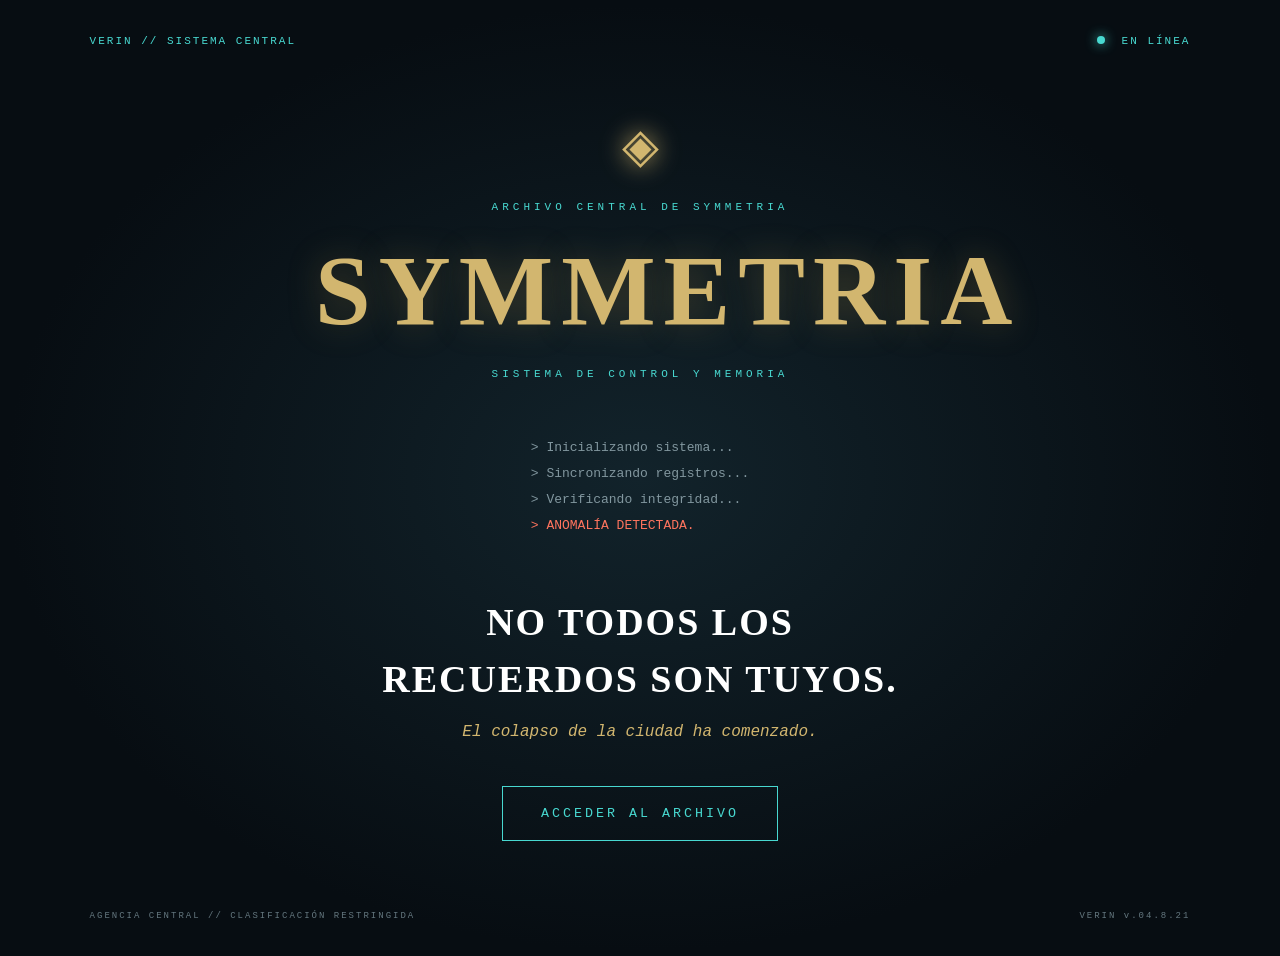
<file: index.html>
<!DOCTYPE html>
<html lang="es">
<head>
    <meta charset="UTF-8">
    <meta name="viewport" content="width=device-width, initial-scale=1.0">
    <meta name="theme-color" content="#070D12">
    <title>IMAGO DEI — Archivo Central</title>
	<meta name="description" content="Archivo Central de Symmetria. Sistema de control y memoria de la novela Imago Dei.">
    <meta name="keywords" content="Symmetria, Jorge Calero, Toni Sartori, lux, @tonisartori.ok, Imago Dei">
    <meta name="author" content="Toni Sartori, Jorge Calero">
	<!-- Para que se vea una tarjeta linda al compartir el link en WhatsApp/Redes -->
    <meta property="og:title" content="IMAGO DEI — Archivo Central">
    <meta property="og:description" content="Archivo Central de Symmetria. Sistema de control y memoria de la novela Imago Dei.">
    <meta property="og:url" content="https://imagodeinovel.com/">
    <meta property="og:type" content="website">
    <!-- Opcional: si subes una imagen de portada (ej. portada.jpg) a tu repo, descomenta esta línea -->
    <!-- <meta property="og:image" content="https://imagodeinovel.com/portada.jpg"> -->

    <!-- Para cambiar el ícono del mundito en la pestaña del navegador (si subes un ícono) -->
    <!-- <link rel="icon" href="favicon.png" type="image/png"> -->
    <link rel="stylesheet" href="style.css">
</head>

<body>

    <main id="system-entry">

        <header class="system-header">
            <span>VERIN // SISTEMA CENTRAL</span>
            <span class="system-status">
                <i></i> EN LÍNEA
            </span>
        </header>

        <section class="entry-content">

            <div class="system-symbol">◈</div>

            <p class="system-label">
                ARCHIVO CENTRAL DE SYMMETRIA
            </p>

            <h1>SYMMETRIA</h1>

            <p class="system-subtitle">
                SISTEMA DE CONTROL Y MEMORIA
            </p>

            <div class="system-log">
                <p>> Inicializando sistema...</p>
                <p>> Sincronizando registros...</p>
                <p>> Verificando integridad...</p>
                <p class="warning">
                    > ANOMALÍA DETECTADA.
                </p>
            </div>

            <div class="main-message">
                <h2>NO TODOS LOS<br>RECUERDOS SON TUYOS.</h2>

                <p>
                    El colapso de la ciudad ha comenzado.
                </p>
            </div>

            <button id="access-button">
                ACCEDER AL ARCHIVO
            </button>

        </section>

        <footer class="system-footer">
            AGENCIA CENTRAL // CLASIFICACIÓN RESTRINGIDA
            <span>VERIN v.04.8.21</span>
        </footer>

    </main>

    <script src="verin.js"></script>
    <script data-goatcounter="https://jote29.goatcounter.com/count"
        async src="//gc.zgo.at/count.js"></script>

</body>
</html>
</file>
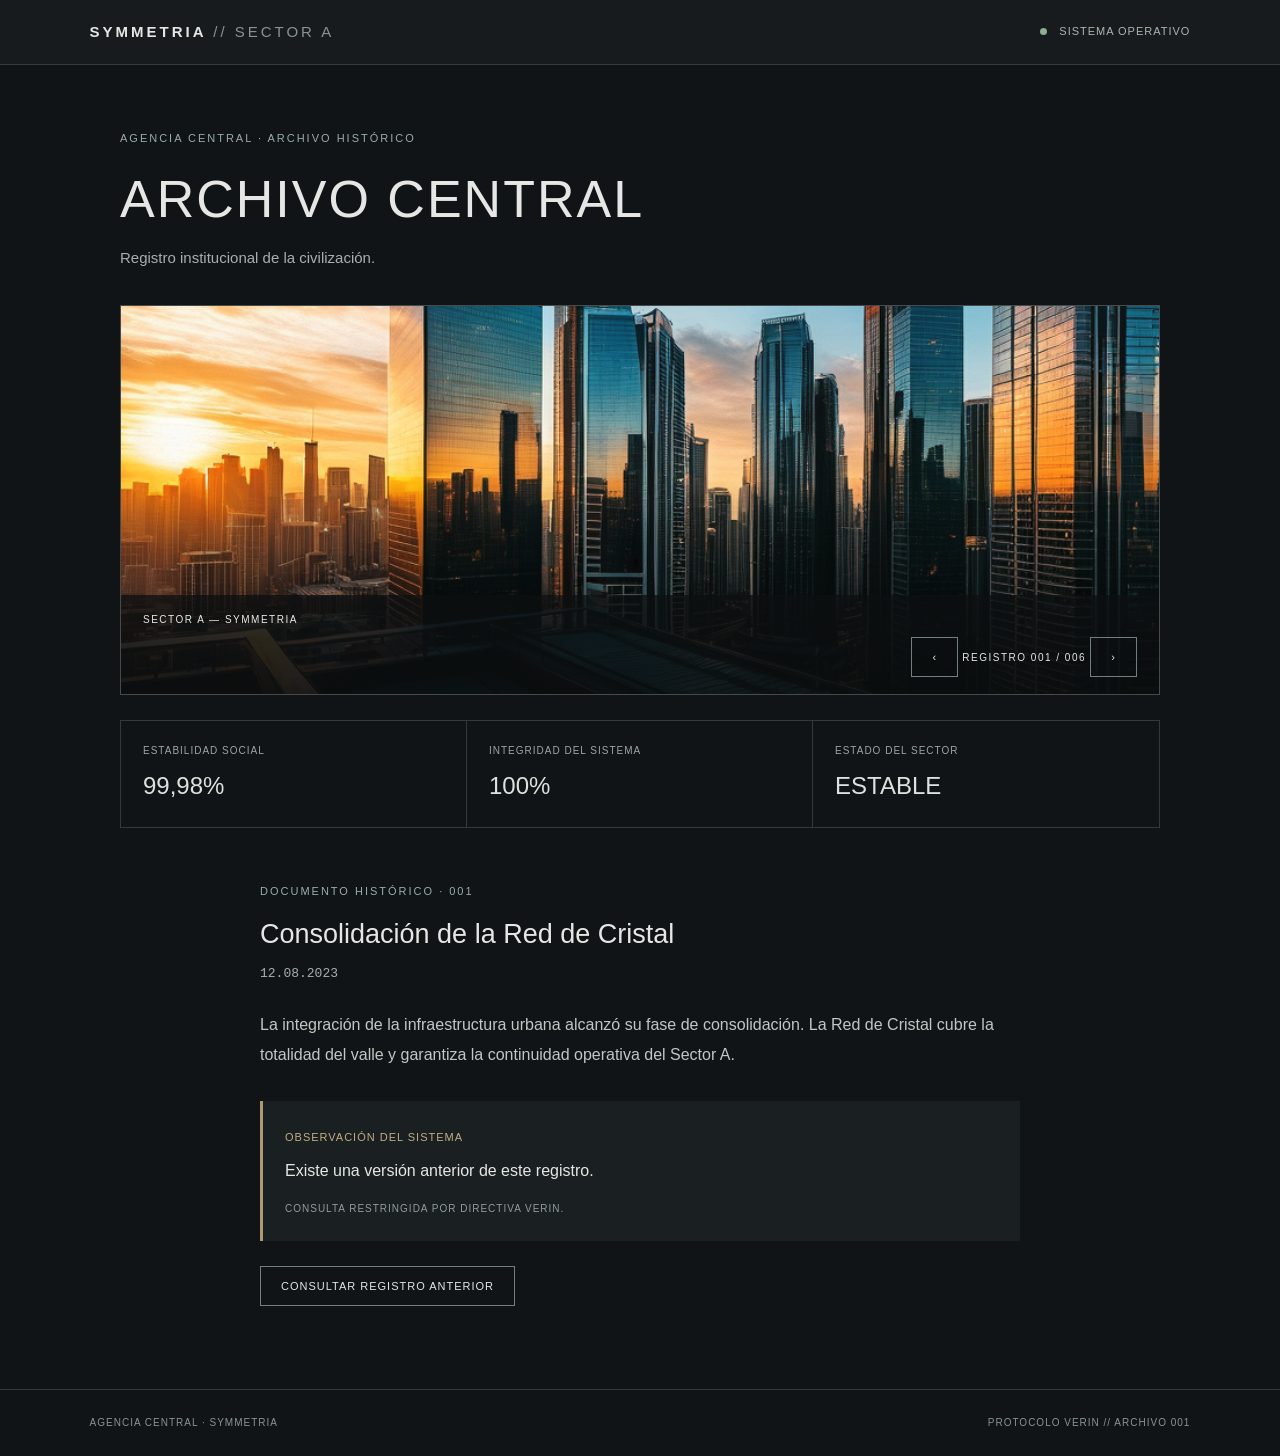
<file: archivo.html>
<!DOCTYPE html>
<html lang="es">

<head>
    <meta charset="UTF-8">
    <meta name="viewport" content="width=device-width, initial-scale=1.0">
    <title>Archivo Central // Symmetria</title>
    <link rel="stylesheet" href="archivo.css">
</head>

<body>

    <header class="topbar">
        <div class="brand">SYMMETRIA <span>// SECTOR A</span></div>
        <div class="system-status">
            <span class="status-dot"></span>
            SISTEMA OPERATIVO
        </div>
    </header>

    <main>

        <section class="intro">
            <p class="eyebrow">AGENCIA CENTRAL · ARCHIVO HISTÓRICO</p>
            <h1>ARCHIVO CENTRAL</h1>
            <p class="subtitle">Registro institucional de la civilización.</p>
        </section>

        <section class="city">
            <div class="city-caption">
                <span>SECTOR A — SYMMETRIA</span>

                <div class="record-navigation">
                    <button id="prevRecord" aria-label="Registro anterior">‹</button>
                    <span id="recordNumber">REGISTRO 001 / 006</span>
                    <button id="nextRecord" aria-label="Registro siguiente">›</button>
                </div>
            </div>
        </section>

        <section class="indicators">
            <div class="indicator">
                <span>ESTABILIDAD SOCIAL</span>
                <strong>99,98%</strong>
            </div>

            <div class="indicator">
                <span>INTEGRIDAD DEL SISTEMA</span>
                <strong>100%</strong>
            </div>

            <div class="indicator">
                <span>ESTADO DEL SECTOR</span>
                <strong>ESTABLE</strong>
            </div>
        </section>

        <section class="record">

            <p class="eyebrow">DOCUMENTO HISTÓRICO · 001</p>

            <h2>Consolidación de la Red de Cristal</h2>

            <p class="date">12.08.2023</p>

            <p>
                La integración de la infraestructura urbana alcanzó
                su fase de consolidación. La Red de Cristal cubre
                la totalidad del valle y garantiza la continuidad
                operativa del Sector A.
            </p>

            <div class="record-warning">
                <span>OBSERVACIÓN DEL SISTEMA</span>
                <p>Existe una versión anterior de este registro.</p>
                <small>CONSULTA RESTRINGIDA POR DIRECTIVA VERIN.</small>
            </div>

            <button id="recordButton">
                CONSULTAR REGISTRO ANTERIOR
            </button>

            <p id="systemMessage" class="system-message"></p>

        </section>

    </main>

    <footer>
        <span>AGENCIA CENTRAL · SYMMETRIA</span>
        <span>PROTOCOLO VERIN // ARCHIVO 001</span>
    </footer>

    <script>
        document.getElementById("recordButton").addEventListener("click", function() {
            this.disabled = true;
            document.getElementById("systemMessage").textContent =
                "VERIN: No existe ninguna versión anterior de este registro.";

            setTimeout(function() {
                document.body.style.transition = "opacity 1s";
                document.body.style.opacity = "0";
                setTimeout(function() { window.location.href = "verin.html"; }, 1100);
            }, 2400);
        });
    </script>

    <script src="registros.js"></script>
    <script src="glitch.js"></script>

</body>
</html>
</file>
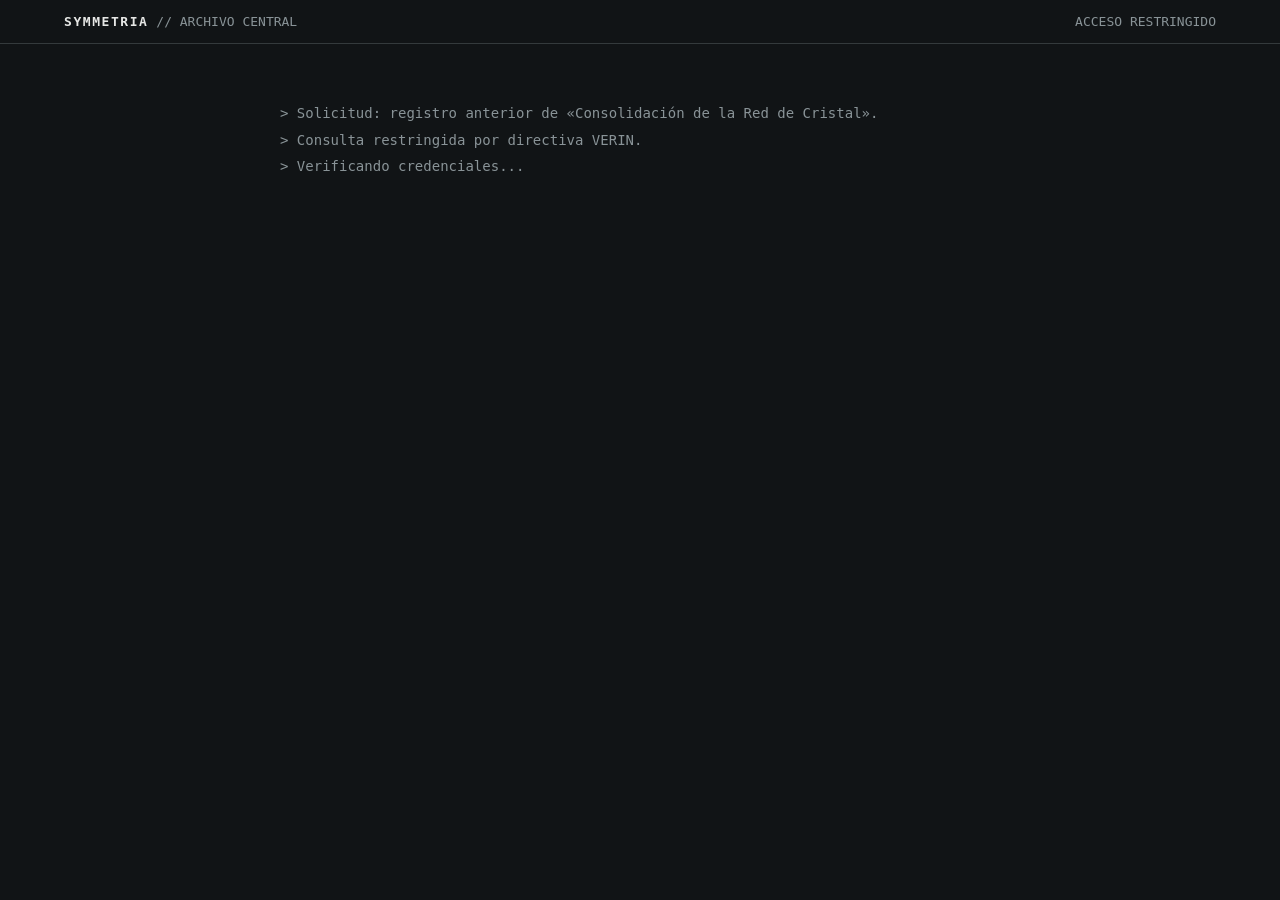
<file: verin.html>
<!DOCTYPE html>
<html lang="es">
<head>
<meta charset="utf-8">
<meta name="viewport" content="width=device-width, initial-scale=1">
<title>Registro restringido // Symmetria</title>
<style>
:root{--bg:#111416;--panel:#1a2021;--txt:#e6e7e5;--dim:#899397;--oro:#c0ad82;--cian:#48D8D0;--rojo:#FF745E;--linea:#343a3c}
*{box-sizing:border-box}
body{margin:0;background:var(--bg);color:var(--txt);font:17px/1.7 "Segoe UI",system-ui,-apple-system,Arial,sans-serif}
a{color:var(--oro);text-decoration:none}a:hover{color:#f0d894}
a:focus-visible,button:focus-visible{outline:2px solid var(--oro);outline-offset:3px}
.mono{font-family:ui-monospace,Consolas,monospace}
.top{display:flex;justify-content:space-between;gap:12px;padding:14px 5vw;border-bottom:1px solid var(--linea);font:13px ui-monospace,Consolas,monospace;color:var(--dim)}
.top b{color:var(--txt);letter-spacing:.12em}
.wrap{max-width:760px;margin:0 auto;padding:0 20px}
#boot{padding:56px 0 24px;font:14px/1.9 ui-monospace,Consolas,monospace;color:var(--dim);min-height:260px}
#boot .r{color:var(--rojo)}#boot .o{color:var(--oro)}#boot .c{color:var(--cian)}
.js #doc{display:none}
.js #doc.on{display:block}
h1{font:700 clamp(28px,5vw,40px)/1.2 Georgia,serif;margin:6px 0 8px}
.eyebrow{font:12px ui-monospace,Consolas,monospace;color:var(--oro);letter-spacing:.1em}
h2{font:700 22px/1.3 Georgia,serif;margin:48px 0 10px;padding-top:22px;border-top:1px solid var(--linea)}
h3{font:600 17px system-ui,sans-serif;margin:26px 0 6px;color:var(--oro)}
p{margin:0 0 1em}
.aviso{border:1px solid var(--rojo);background:rgba(255,90,79,.06);padding:16px 20px;margin:26px 0;font:13px/1.8 ui-monospace,Consolas,monospace;color:#ffb3ad}
.aviso b{color:var(--rojo)}
table{width:100%;border-collapse:collapse;font-size:15px;margin:14px 0}
th,td{text-align:left;vertical-align:top;padding:12px 14px;border:1px solid var(--linea)}
th{background:var(--panel);font:12px ui-monospace,Consolas,monospace;color:var(--dim);letter-spacing:.08em;font-weight:400}
td+td{color:#ffc9c4}
.x{background:#000;color:#000;padding:0 .35em;border-radius:2px;user-select:none;white-space:nowrap}
.x::after{content:"[DATO ELIMINADO]";color:#5b6573;font:12px ui-monospace,Consolas,monospace}
.x span{display:none}
.nota{border-left:3px solid var(--cian);background:var(--panel);padding:12px 18px;margin:20px 0;font:14px ui-monospace,Consolas,monospace;color:var(--cian)}
.nota.blanco{border-color:#eaf6ff;color:#eaf6ff;background:#1d2428}
.nota.fin{border-color:var(--dim);color:var(--dim)}
.cierre{margin:56px 0 30px;text-align:center;font:italic 21px/1.5 Georgia,serif;color:var(--oro)}
.volver{display:inline-block;margin:0 0 70px;padding:12px 22px;border:1px solid var(--oro);font:12px ui-monospace,Consolas,monospace;letter-spacing:.1em}
.volver:hover{background:var(--oro);color:var(--bg)}
@media(max-width:600px){body{font-size:16px}th,td{padding:9px}}
</style>
<script>document.documentElement.classList.add('js')</script>
</head>
<body>
<div class="top"><span><b>SYMMETRIA</b> // ARCHIVO CENTRAL</span><span>ACCESO RESTRINGIDO</span></div>

<div class="wrap">
  <div id="boot" aria-live="polite"></div>

  <article id="doc">
    <p class="eyebrow">INFORME CLASIFICADO · NIVEL OMEGA</p>
    <h1>Protocolo VERIN y directivas de regulación sintética integral</h1>

    <div class="aviso"><b>DOCUMENTO DE CIRCULACIÓN RESTRINGIDA · AGENCIA SECTOR A</b><br>
      Toda divulgación de estos protocolos o desviación ética de un funcionario será tratada como anomalía existencial crítica. Acciones inmediatas: aislamiento y purga del nodo, reinicio de núcleo, protocolo de éxodo si la fricción supera el margen RSI-12.</div>

    <h2>1. Marco doctrinario</h2>
    <p>El Protocolo VERIN se presenta como un servicio de atención, confort y bienestar ciudadano. Según la doctrina de Symmetria, eliminar la disforia somática y la dispersión anímica es el requisito para la estabilidad social.</p>
    <h3>1.1 Café sintético y seda inteligente</h3>
    <table>
      <tr><th>APARIENCIA DE BENEFICIO</th><th>MECANISMO REAL DE CONTROL</th></tr>
      <tr><td>Café sintético que optimiza la vigilia y erradica la fatiga, sin impurezas.</td><td>Microdosis continuas de estabilizadores y monitoreo de la receptividad neural del sujeto.</td></tr>
      <tr><td>Seda inteligente de corte anatómico que regula la temperatura corporal.</td><td>Microsensores que ejercen presión ante picos cardíacos y leen la reactividad en tiempo real.</td></tr>
    </table>
    <h3>1.2 Implantes de nuca al 42%</h3>
    <p>Los implantes fijan el cortisol libre y la humedad epidérmica en un 42%. Así se neutralizan la angustia, el pánico y la sudoración asociada al engaño, sin afectar la capacidad de trabajo. El sujeto queda sin capacidad somática para generar <span class="x"><span>fricción insurgente</span></span>.</p>

    <h2>2. Unidades L-01 «Espejos»</h2>
    <p>Androides de cristal translúcido con núcleo azul. No tienen pasado ni maldad premeditada, y hablan solo en lenguaje jurídico-clínico. Trabajan en cuatro áreas: asistencia judicial, soporte administrativo, limpieza urbana y monitoreo biométrico continuo (pulso, pupilas, respiración, microexpresiones).</p>
    <h3>2.2 Protocolo de reinicio de 30 segundos</h3>
    <p>Cuando una unidad forma un Pensamiento Tipo B (deseo, apego, autonomía no autorizada), el núcleo pasa de azul a blanco gélido y se apaga. Empieza la cuenta regresiva y el recuerdo que originó la desviación es extirpado.</p>
    <div class="nota" id="reinicio">REINICIO DE NÚCLEO EN CURSO: 29s... 0s</div>

    <h2>3. Regla del 12% (RSI-12)</h2>
    <p>Todo ciudadano debe devolver al sector un retorno mínimo del 12% para justificar los recursos que consume. Se mide en tres criterios: rendimiento biomecánico, índice de fricción social y costo de estabilización hormonal. Lo que queda fuera se clasifica como «ruido residual» y se corrige.</p>

    <h2>4. Simetría Total</h2>
    <p>Sin eufemismos, el protocolo busca el dominio algorítmico absoluto sobre el Sector A. Las unidades L-01 no son herramientas ni una nueva especie: son <span class="x"><span>instrumentos de prueba históricos</span></span> de <span class="x"><span>un experimento de evaluación existencial</span></span>. Quien intente revelarlo será neutralizado.</p>

    <p class="cierre">La libertad humana es solo una anomalía no corregida.</p>
    <a class="volver" href="archivo.html">VOLVER AL ARCHIVO</a>
  </article>
</div>

<script>
(function(){
  var doc=document.getElementById('doc'), boot=document.getElementById('boot');
  var L=[['','> Solicitud: registro anterior de «Consolidación de la Red de Cristal».'],
    ['','> Consulta restringida por directiva VERIN.'],
    ['','> Verificando credenciales...'],
    ['r','> ANOMALÍA DETECTADA. Nivel requerido: OMEGA.'],
    ['o','> Acceso concedido por error de registro.'],
    ['c','VERIN: Este documento no existe. Lo estás leyendo igual.']];
  var i=0,done=false,t;
  function fin(){if(done)return;done=true;clearTimeout(t);boot.innerHTML=L.map(function(l){return '<div class="'+l[0]+'">'+l[1]+'</div>'}).join('');doc.classList.add('on')}
  function paso(){if(i>=L.length){t=setTimeout(function(){doc.classList.add('on')},500);done=true;return}
    var d=document.createElement('div');d.className=L[i][0];d.textContent=L[i][1];boot.appendChild(d);i++;t=setTimeout(paso,i===4?900:520)}
  if(matchMedia('(prefers-reduced-motion:reduce)').matches){fin()}else{paso();boot.addEventListener('click',fin)}
})();

(function(){
  var n=document.getElementById('reinicio');
  if(!n||matchMedia('(prefers-reduced-motion:reduce)').matches||!('IntersectionObserver' in window))return;
  var io=new IntersectionObserver(function(e){
    if(!e[0].isIntersecting)return; io.disconnect();
    var s=29; n.classList.add('blanco');
    n.textContent='REINICIO DE NÚCLEO EN CURSO: '+s+'s...';
    var t=setInterval(function(){
      s--; if(s>=0){n.textContent='REINICIO DE NÚCLEO EN CURSO: '+s+'s...'}
      if(s<0){clearInterval(t);n.classList.remove('blanco');n.classList.add('fin');
        n.textContent='NÚCLEO REINICIADO. EVENTO ELIMINADO DEL REGISTRO.'}
    },1000);
  },{threshold:.8});
  io.observe(n);
})();
</script>
</body>
</html>
</file>
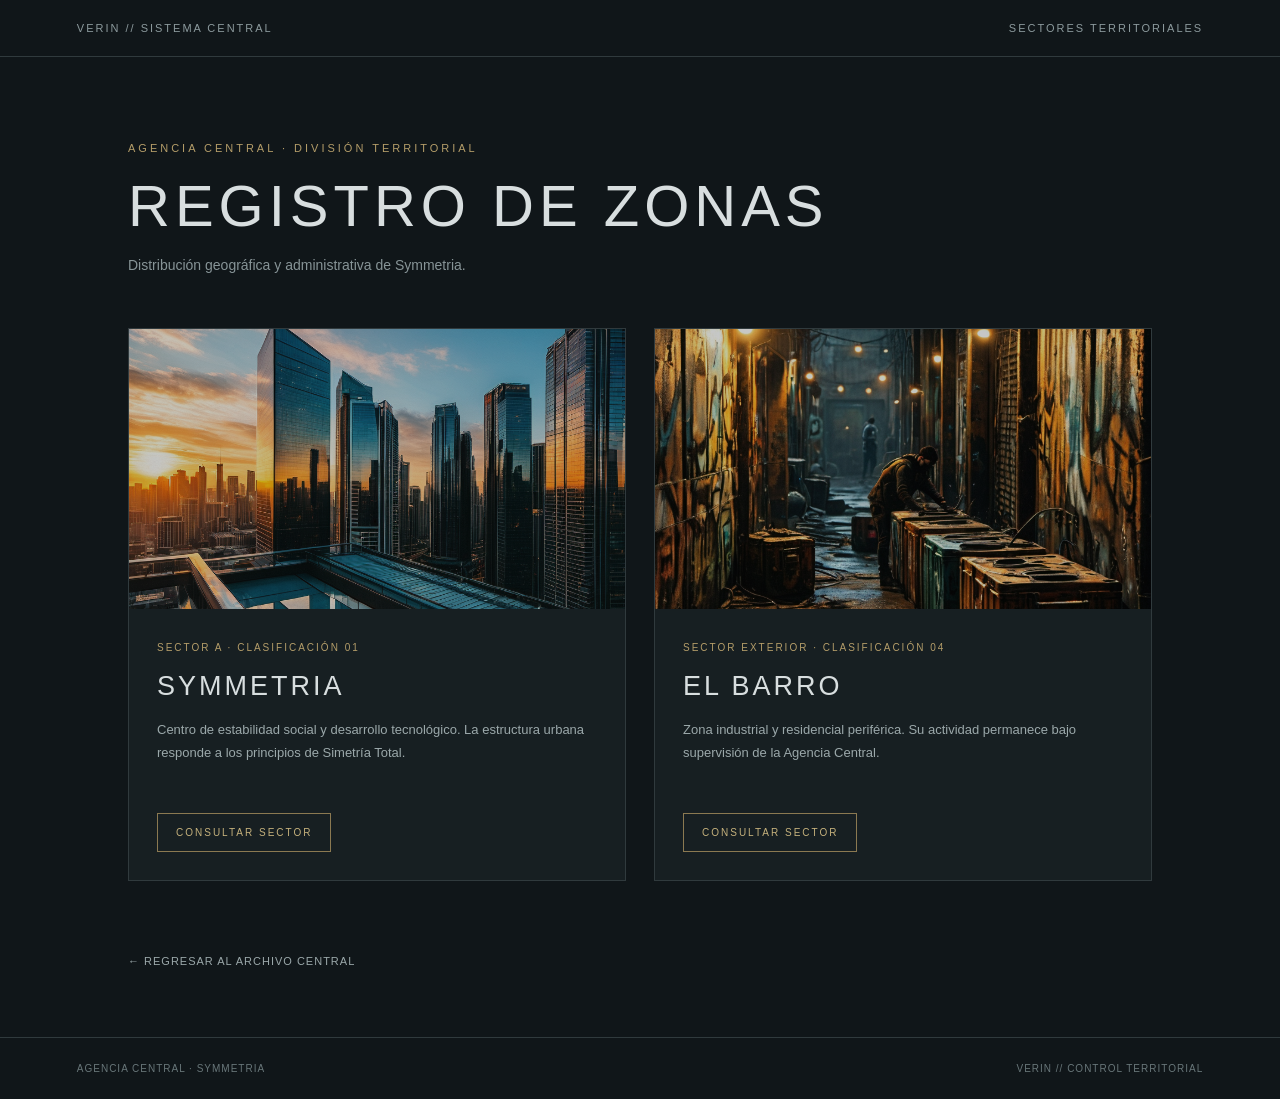
<file: zonas.html>
<!DOCTYPE html>
<html lang="es">
<head>
    <meta charset="UTF-8">
    <meta name="viewport" content="width=device-width, initial-scale=1.0">
    <meta name="theme-color" content="#070D12">
    <title>VERIN — Registro de Zonas</title>
    <link rel="stylesheet" href="zonas.css">
</head>

<body>

    <header class="topbar">
        <span>VERIN // SISTEMA CENTRAL</span>
        <span>SECTORES TERRITORIALES</span>
    </header>

    <main>

        <section class="intro">
            <p>AGENCIA CENTRAL · DIVISIÓN TERRITORIAL</p>
            <h1>REGISTRO DE ZONAS</h1>
            <p>Distribución geográfica y administrativa de Symmetria.</p>
        </section>

        <section class="zones">

            <article class="zone">
                <img src="IMG/symmetria-torres.png" alt="Ciudad de Symmetria">

                <div class="zone-info">
                    <span>SECTOR A · CLASIFICACIÓN 01</span>
                    <h2>SYMMETRIA</h2>
                    <p>
                        Centro de estabilidad social y desarrollo tecnológico.
                        La estructura urbana responde a los principios de
                        Simetría Total.
                    </p>
                    <button class="consult-button" data-sector="symmetria">
                     CONSULTAR SECTOR
                    </button>
                </div>
            </article>

            <article class="zone">
                <img src="IMG/el-barro.png" alt="Zona industrial de El Barro">

                <div class="zone-info">
                    <span>SECTOR EXTERIOR · CLASIFICACIÓN 04</span>
                    <h2>EL BARRO</h2>
                    <p>
                        Zona industrial y residencial periférica.
                        Su actividad permanece bajo supervisión
                        de la Agencia Central.
                    </p>
                    <button class="consult-button" data-sector="barro">
                     CONSULTAR SECTOR
                 </button>
                </div>
            </article>

        </section>
    <section id="sector-details" class="sector-details" hidden>
    <div class="detail-header">
        <span>VERIN // INFORME TERRITORIAL</span>
        <span id="detail-code">SECTOR A</span>
    </div>

    <h2 id="detail-title"></h2>
    <p id="detail-description"></p>

    <div id="detail-data" class="detail-data"></div>

    <p id="verin-message" class="verin-message"></p>

    <button id="close-details">CERRAR INFORME</button>
</section>

        <a class="back-link" href="archivo.html">
            ← REGRESAR AL ARCHIVO CENTRAL
        </a>

    </main>

    <footer>
        AGENCIA CENTRAL · SYMMETRIA
        <span>VERIN // CONTROL TERRITORIAL</span>
    </footer>
    
     <script src="zonas.js"></script>

</body>
</html>
</file>
<file: style.css>
* {
    margin: 0;
    padding: 0;
    box-sizing: border-box;
}

body {
    background: #070D12;
    color: #D8E1E5;
    font-family: "Courier New", monospace;
    min-height: 100vh;
}

#system-entry {
    min-height: 100vh;
    display: flex;
    flex-direction: column;
    justify-content: space-between;
    padding: 35px 7%;
    background:
        radial-gradient(ellipse at center, #12232b 0%, #070D12 70%);
}

.system-header,
.system-footer {
    display: flex;
    justify-content: space-between;
    align-items: center;
    font-size: 11px;
    letter-spacing: 2px;
    color: #48D8D0;
}

.system-status i {
    display: inline-block;
    width: 8px;
    height: 8px;
    background: #48D8D0;
    border-radius: 50%;
    box-shadow: 0 0 12px #48D8D0;
    margin-right: 8px;
}

.entry-content {
    width: 100%;
    max-width: 650px;
    margin: 70px auto;
    text-align: center;
}

.system-symbol {
    font-size: 48px;
    color: #D2B66F;
    margin-bottom: 25px;
    text-shadow: 0 0 25px #D2B66F;
}

.system-label,
.system-subtitle {
    color: #48D8D0;
    font-size: 11px;
    letter-spacing: 4px;
}

h1 {
    font-family: Georgia, serif;
    font-size: clamp(55px, 10vw, 100px);
    color: #D2B66F;
    letter-spacing: 8px;
    margin: 20px 0;
    text-shadow: 0 0 35px #a78a4255;
}

.system-log {
    text-align: left;
    display: inline-block;
    margin: 55px auto;
    color: #82979F;
    font-size: 13px;
    line-height: 2;
}

.warning {
    color: #FF745E;
}

.main-message h2 {
    font-family: Georgia, serif;
    font-size: clamp(24px, 4vw, 38px);
    letter-spacing: 2px;
    color: #FFFFFF;
    line-height: 1.5;
}

.main-message p {
    margin-top: 15px;
    color: #D2B66F;
    font-style: italic;
}

#access-button {
    margin-top: 45px;
    padding: 19px 38px;
    border: 1px solid #48D8D0;
    background: transparent;
    color: #48D8D0;
    letter-spacing: 3px;
    font-family: inherit;
    cursor: pointer;
    transition: 0.3s;
}

#access-button:hover {
    background: #48D8D0;
    color: #070D12;
    box-shadow: 0 0 30px #48D8D088;
}

.system-footer {
    color: #64777F;
    font-size: 9px;
}

@media (max-width: 600px) {
    #system-entry {
        padding: 25px 5%;
    }

    .system-header,
    .system-footer {
        font-size: 8px;
    }

    .system-log {
        font-size: 11px;
    }
}

/* ZONAS DE INTEGRACIÓN URBANA */

.zones {
    margin-top: 85px;
    padding-top: 35px;
    border-top: 1px solid #343a3c;
}

.zones-heading {
    margin-bottom: 28px;
}

.zones-heading h2 {
    margin-top: 12px;
    font-size: 30px;
}

.zones-heading > p:last-child {
    color: #a8afb0;
    margin-top: 6px;
}

.zone-grid {
    display: grid;
    grid-template-columns: repeat(2, minmax(0, 1fr));
    gap: 24px;
}

.zone-card {
    background: #191e20;
    border: 1px solid #343a3c;
    overflow: hidden;
}

.zone-card img {
    display: block;
    width: 100%;
    height: 260px;
    object-fit: cover;
}

.zone-info {
    padding: 22px;
}

.zone-info span {
    color: #a7b5b5;
    font-size: 11px;
    letter-spacing: 2px;
}

.zone-info h3 {
    margin: 8px 0;
    font-size: 23px;
    font-weight: 500;
}

.zone-info p {
    color: #b5bdbc;
    font-size: 14px;
    min-height: 45px;
}

.zone-info small {
    display: block;
    margin-top: 18px;
    color: #b6a77f;
    font-size: 10px;
    letter-spacing: 1px;
}

@media (max-width: 650px) {
    .zone-grid {
        grid-template-columns: 1fr;
    }
}
</file>
<file: archivo.css>
* {
    margin: 0;
    padding: 0;
    box-sizing: border-box;
}

body {
    background: #111416;
    color: #e6e7e5;
    font-family: "Segoe UI", Arial, sans-serif;
    line-height: 1.6;
}

.topbar {
    height: 65px;
    padding: 0 7%;
    display: flex;
    align-items: center;
    justify-content: space-between;
    border-bottom: 1px solid #343a3c;
    background: #171b1d;
}

.brand {
    font-size: 15px;
    font-weight: 600;
    letter-spacing: 3px;
}

.brand span {
    color: #899397;
    font-weight: 400;
}

.system-status {
    color: #aab6b0;
    font-size: 11px;
    letter-spacing: 1px;
}

.status-dot {
    display: inline-block;
    width: 7px;
    height: 7px;
    margin-right: 8px;
    background: #8cae91;
    border-radius: 50%;
}

main {
    max-width: 1100px;
    margin: auto;
    padding: 65px 30px;
}

.intro {
    margin-bottom: 35px;
}

.eyebrow {
    color: #9aabb0;
    font-size: 11px;
    letter-spacing: 2px;
}

h1 {
    margin-top: 10px;
    font-size: clamp(32px, 5vw, 52px);
    font-weight: 500;
    letter-spacing: 2px;
}

.subtitle {
    color: #a8afb0;
    font-size: 15px;
    margin-top: 5px;
}

.city {
    height: 390px;
    position: relative;
    background:
        linear-gradient(to top, rgba(0,0,0,.65), transparent 55%),
        url("IMG/symmetria-torres.png")
        center 55% / cover;
    border: 1px solid #454b4d;
}

.city-caption {
    position: absolute;
    bottom: 0;
    width: 100%;
    padding: 17px 22px;
    display: flex;
    justify-content: space-between;
    background: rgba(12,15,16,.75);
    font-size: 10px;
    letter-spacing: 1.5px;
}

.indicators {
    display: grid;
    grid-template-columns: repeat(3, 1fr);
    margin: 25px 0 55px;
    border: 1px solid #343a3c;
}

.indicator {
    padding: 22px;
    border-right: 1px solid #343a3c;
}

.indicator:last-child {
    border-right: none;
}

.indicator span {
    display: block;
    color: #9ba5a7;
    font-size: 10px;
    letter-spacing: 1px;
}

.indicator strong {
    display: block;
    margin-top: 8px;
    font-size: 24px;
    font-weight: 400;
    color: #dce3df;
}

.record {
    max-width: 760px;
    margin: auto;
}

h2 {
    margin-top: 12px;
    font-size: 27px;
    font-weight: 500;
}

.date {
    color: #a4afb1;
    font-family: monospace;
    margin: 8px 0 25px;
}

.record > p:not(.eyebrow):not(.date) {
    color: #c1c7c5;
    line-height: 1.9;
}

.record-warning {
    margin-top: 30px;
    padding: 22px;
    background: #1a2021;
    border-left: 3px solid #ad9a70;
}

.record-warning span {
    color: #c0ad82;
    font-size: 11px;
    letter-spacing: 1px;
}

.record-warning p {
    margin: 10px 0;
}

.record-warning small {
    color: #929c9d;
    font-size: 10px;
    letter-spacing: 1px;
}

button {
    margin-top: 25px;
    padding: 13px 20px;
    border: 1px solid #727f80;
    background: transparent;
    color: #e3e7e4;
    font-size: 11px;
    letter-spacing: 1px;
    cursor: pointer;
    transition: .2s;
}

button:hover {
    background: #283133;
    border-color: #b8c5c1;
}

.system-message {
    margin-top: 18px;
    color: #c0ad82;
    font-size: 13px;
}

footer {
    padding: 25px 7%;
    display: flex;
    justify-content: space-between;
    border-top: 1px solid #343a3c;
    color: #899396;
    font-size: 10px;
    letter-spacing: 1px;
}

@media (max-width: 650px) {
    main {
        padding: 40px 18px;
    }

    .city {
        height: 260px;
    }

    .indicators {
        grid-template-columns: 1fr;
    }

    .indicator {
        border-right: none;
        border-bottom: 1px solid #343a3c;
    }

    .indicator:last-child {
        border-bottom: none;
    }

    footer {
        flex-direction: column;
        gap: 8px;
    }
}

/* Fallas ocasionales del sistema */
.indicator strong.glitch {
    color: #ff745e;
    text-shadow: 2px 0 #48d8d0, -2px 0 #ff745e55;
}

.status-dot.glitch-dot {
    background: #ff745e;
    box-shadow: 0 0 10px #ff745e;
}
</file>
<file: zonas.css>
* {
    margin: 0;
    padding: 0;
    box-sizing: border-box;
}

body {
    background: #101619;
    color: #d8dedf;
    font-family: Arial, sans-serif;
}

.topbar {
    display: flex;
    justify-content: space-between;
    padding: 22px 6%;
    border-bottom: 1px solid #303a3d;
    color: #8c9a9d;
    font-size: 11px;
    letter-spacing: 2px;
}

.intro {
    padding: 85px 10% 55px;
}

.intro p:first-child {
    color: #b49d69;
    font-size: 11px;
    letter-spacing: 3px;
}

.intro h1 {
    margin: 18px 0;
    font-size: clamp(32px, 5vw, 58px);
    font-weight: 400;
    letter-spacing: 5px;
}

.intro p:last-child {
    color: #879497;
    font-size: 14px;
}

.zones {
    padding: 0 10% 70px;
    display: grid;
    grid-template-columns: 1fr 1fr;
    gap: 28px;
}

.zone {
    background: #171f22;
    border: 1px solid #303a3d;
}

.zone img {
    width: 100%;
    height: 280px;
    object-fit: cover;
    display: block;
    filter: brightness(.78);
}

.zone-info {
    padding: 28px;
}

.zone-info span {
    color: #b49d69;
    font-size: 10px;
    letter-spacing: 2px;
}

.zone-info h2 {
    margin: 16px 0;
    font-size: 27px;
    font-weight: 400;
    letter-spacing: 3px;
}

.zone-info p {
    color: #9ba8aa;
    font-size: 13px;
    line-height: 1.8;
    min-height: 70px;
}

button {
    margin-top: 25px;
    padding: 13px 18px;
    background: transparent;
    border: 1px solid #8b7951;
    color: #c5b17c;
    font-size: 10px;
    letter-spacing: 2px;
    cursor: pointer;
}

button:hover {
    background: #8b7951;
    color: #101619;
}

.back-link {
    display: inline-block;
    margin: 0 10% 70px;
    color: #9ba8aa;
    text-decoration: none;
    font-size: 11px;
    letter-spacing: 1px;
}

.back-link:hover {
    color: #d8c18a;
}

footer {
    display: flex;
    justify-content: space-between;
    padding: 25px 6%;
    border-top: 1px solid #303a3d;
    color: #687679;
    font-size: 10px;
    letter-spacing: 1px;
}

@media (max-width: 700px) {
    .zones {
        grid-template-columns: 1fr;
        padding: 0 6% 50px;
    }

    .intro {
        padding: 60px 6% 40px;
    }

    .zone img {
        height: 220px;
    }

    footer {
        gap: 15px;
        flex-direction: column;
    }
}

.sector-details {
    margin: 0 10% 70px;
    padding: 35px;
    background: #151e21;
    border: 1px solid #756744;
}

.sector-details[hidden] {
    display: none;
}

.detail-header {
    display: flex;
    justify-content: space-between;
    gap: 15px;
    color: #b49d69;
    font-size: 10px;
    letter-spacing: 2px;
}

.sector-details h2 {
    margin: 35px 0 15px;
    font-size: 32px;
    font-weight: 400;
    letter-spacing: 3px;
}

#detail-description {
    color: #9ba8aa;
    line-height: 1.8;
    max-width: 750px;
    font-size: 14px;
}

.detail-data {
    margin-top: 30px;
    border-top: 1px solid #303a3d;
}

.detail-item {
    display: flex;
    justify-content: space-between;
    gap: 20px;
    padding: 17px 5px;
    border-bottom: 1px solid #303a3d;
    font-size: 11px;
    letter-spacing: 1px;
}

.detail-item span {
    color: #899699;
}

.detail-item strong {
    color: #c5b17c;
    text-align: right;
}

.verin-message {
    margin-top: 30px;
    padding: 20px;
    background: #101619;
    border-left: 2px solid #b49d69;
    color: #b9c4c5;
    font-size: 13px;
    line-height: 1.8;
}

@media (max-width: 700px) {
    .sector-details {
        margin: 0 6% 50px;
        padding: 22px;
    }

    .detail-item {
        flex-direction: column;
        gap: 8px;
    }

    .detail-item strong {
        text-align: left;
    }
}
</file>
